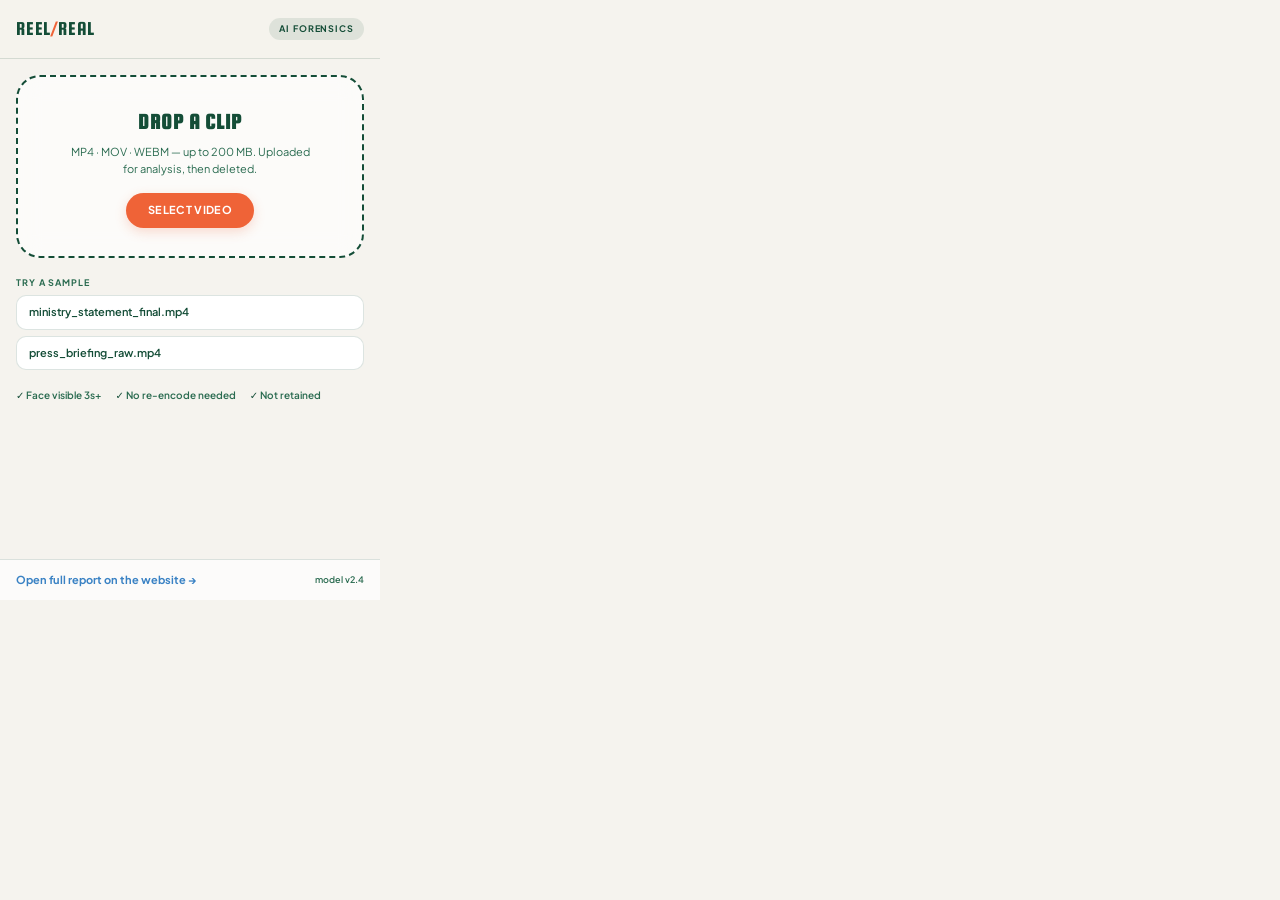
<file: REELREAL-COMPLETE-ORIGINAL/extension/popup.html>
<!DOCTYPE html>
<html lang="en">
<head>
<meta charset="utf-8">
<title>REEL/REAL</title>

<!-- Remote fonts are allowed from an extension page, but they are fetched on
     every cold popup open. If you want the popup to be fully offline and leak
     nothing to Google, download these three families into extension/fonts/ and
     declare them with @font-face in popup.css. The font tokens in tokens.css
     already list local fallbacks, so the popup degrades gracefully either way. -->
<link rel="preconnect" href="https://fonts.googleapis.com">
<link rel="preconnect" href="https://fonts.gstatic.com" crossorigin>
<link href="https://fonts.googleapis.com/css2?family=Instrument+Serif:ital@0;1&family=Plus+Jakarta+Sans:wght@400;500;600;700;800&family=Squada+One&display=swap" rel="stylesheet">

<!-- Same shared token file as the website. -->
<link rel="stylesheet" href="css/tokens.css">
<link rel="stylesheet" href="popup.css">
</head>
<body>

<header class="pop-head">
  <div class="mark">REEL<span>/</span>REAL</div>
  <span class="tag">AI Forensics</span>
</header>

<main class="pop-body">

  <!-- ==================== SCREEN 1: choose a file ==================== -->
  <section class="screen on" id="screenUpload">
    <div class="drop" id="drop">
      <h3>Drop a clip</h3>
      <p>MP4 · MOV · WEBM — up to 200 MB. Uploaded for analysis, then deleted.</p>
      <button class="btn btn-sm" id="pick">Select Video</button>
      <input type="file" id="file" accept="video/*" class="sr">
    </div>

    <div class="samples">
      <span class="samples-label">Try a sample</span>
      <button class="chip" data-sample="ministry_statement_final.mp4" data-fake="1">ministry_statement_final.mp4</button>
      <button class="chip" data-sample="press_briefing_raw.mp4" data-fake="0">press_briefing_raw.mp4</button>
    </div>

    <ul class="checks">
      <li>Face visible 3s+</li>
      <li>No re-encode needed</li>
      <li>Not retained</li>
    </ul>
  </section>

  <!-- ==================== SCREEN 2: staged + progress ==================== -->
  <section class="screen" id="screenStaged">
    <div class="staged-card glass-panel">
      <div class="file-name" id="sName">—</div>
      <div class="file-meta" id="sMeta">—</div>

      <div class="bar" id="bar"><i></i></div>
      <div class="bar-label" id="barLabel">Extracting frames…</div>

      <div class="row-actions">
        <button class="btn ghost btn-sm" id="clear">Remove</button>
        <button class="btn btn-sm" id="run">Analyze</button>
      </div>
    </div>
  </section>

  <!-- ==================== SCREEN 3: verdict ==================== -->
  <section class="screen" id="screenResult">
    <div class="verdict-card glass-panel">
      <div class="badge" id="rBadge">Likely synthetic</div>
      <div class="file-name" id="rName">—</div>
      <div class="file-meta" id="rMeta">—</div>
    </div>

    <div class="stat-grid">
      <div class="stat"><span>Score</span><strong id="rScore">0.00</strong></div>
      <div class="stat"><span>Band</span><strong id="rBand">—</strong></div>
      <div class="stat"><span>Manipulated</span><strong id="rDur">—</strong></div>
    </div>

    <div class="block">
      <h4>Timeline</h4>
      <div class="bars" id="bars"></div>
      <div class="axis"><span>0:00</span><span id="axisMid">—</span><span id="axisEnd">0:24</span></div>
      <div class="legend">
        <span><i style="background:var(--true)"></i> Authentic</span>
        <span><i style="background:var(--warn)"></i> Uncertain</span>
        <span><i style="background:var(--fake)"></i> Synthetic</span>
      </div>
    </div>

    <div class="block">
      <h4>Detected Artifacts</h4>
      <!-- Rendered from result.artifacts by popup.js — unlike the website, the
           popup has no pre-authored copy to preserve, so it builds rows itself. -->
      <div id="evidence"></div>
    </div>

    <p class="caveat">
      Calibrated band is a 90% confidence interval. Heavy re-encoding or unsigned
      media widens it.
    </p>

    <button class="btn ghost btn-sm full" id="again">Check another video</button>
  </section>

</main>

<footer class="pop-foot">
  <!-- Handoff to the website. popup.js appends the encoded result to this URL. -->
  <a href="#" id="openSite" class="site-link">Open full report on the website →</a>
  <span class="ver" id="ver">model v2.4</span>
</footer>

<!-- Identical load order to the website: shared detector first, UI second.
     No inline <script> anywhere — Manifest V3's content security policy blocks
     inline script on extension pages outright. -->
<script src="js/detector.js"></script>
<script src="popup.js"></script>
</body>
</html>
</file>
<file: REELREAL-COMPLETE-ORIGINAL/extension/css/tokens.css>
/* ============================================================================
   REEL/REAL — SHARED STYLE LAYER
   ----------------------------------------------------------------------------
   This file is the single source of visual truth for BOTH surfaces:
     site/css/tokens.css        <-- you are here (the master copy)
     extension/css/tokens.css   <-- byte-identical duplicate

   Chrome extensions cannot reach outside their own folder, so the extension
   needs its own physical copy. Edit THIS file, then copy it across. Everything
   below is surface-agnostic: design tokens plus the handful of primitives that
   genuinely look the same in a 1320px page and a 380px popup.

   Anything that is layout-specific lives in site/css/site.css or
   extension/css/popup.css instead.
   ========================================================================== */

:root {
  /* ---- Palette ---- */
  --bg-cream: #F5F3EE;
  --bg-pink: #E8C5D8;
  --forest-green: #144D37;
  --forest-dark: #0A3223;
  --accent-orange: #EF6337;
  --accent-blue: #3A82C4;
  --text-dark: #144D37;
  --text-muted: #2A6B50;

  --white: #ffffff;
  --white-trans: rgba(255, 255, 255, 0.72);
  --white-glass: rgba(255, 255, 255, 0.65);
  --green-glass: rgba(20, 77, 55, 0.05);
  --border-color: rgba(20, 77, 55, 0.15);

  /* ---- Verdict semantics ----
     These three names are the contract between the CSS and the detector's
     `severity` / timeline `label` values. Do not rename without updating
     js/detector.js. */
  --fake: #EF6337;   /* severity: bad  / label: synthetic */
  --warn: #D97706;   /* severity: warn / label: uncertain */
  --true: #144D37;   /* severity: ok   / label: authentic */

  /* ---- Type families ----
     Tokenised so the extension can swap in local fallbacks without the
     component CSS knowing anything about it. */
  --font-sans: "Plus Jakarta Sans", system-ui, -apple-system, "Segoe UI", sans-serif;
  --font-display: "Squada One", "Arial Narrow", Impact, sans-serif;
  --font-serif: "Instrument Serif", Georgia, "Times New Roman", serif;

  /* ---- Fluid type scale ----
     clamp() means the site scales with the viewport. The popup has a fixed
     380px viewport, so it lands near the bottom of every clamp automatically. */
  --step--1: clamp(.72rem, .68rem + .2vw, .82rem);
  --step-0: clamp(.9rem, .85rem + .25vw, 1.02rem);
  --step-1: clamp(1.1rem, 1rem + .45vw, 1.3rem);
  --step-2: clamp(1.6rem, 1.4rem + 1vw, 2.2rem);
  --step-3: clamp(2.4rem, 1.8rem + 3vw, 4.2rem);

  --gutter: clamp(20px, 5vw, 80px);
  --maxw: 1320px;
  --radius: 24px;
  --radius-sm: 14px;
}

/* ---- Reset / base ---- */
* { box-sizing: border-box; }
html { scroll-behavior: smooth; }

@media (prefers-reduced-motion: reduce) {
  html { scroll-behavior: auto; }
  * { animation: none !important; transition: none !important; }
}

a { color: inherit; text-decoration: none; }
:focus-visible { outline: 2px solid var(--forest-green); outline-offset: 3px; }

/* Visually hidden but still announced by screen readers. Used for the real
   <input type="file">, which we hide behind a styled button. */
.sr {
  position: absolute; width: 1px; height: 1px;
  overflow: hidden; clip: rect(0 0 0 0); white-space: nowrap;
}

.serif { font-family: var(--font-serif); font-style: italic; }
.sans-bold { font-family: var(--font-display); text-transform: uppercase; letter-spacing: .05em; }

/* ============================================================================
   SHARED PRIMITIVES — identical on both surfaces
   ========================================================================== */

/* Frosted card. backdrop-filter needs something behind it to blur, so this
   only reads as "glass" over the cream/pink page backgrounds. */
.glass-panel {
  background: var(--white-glass);
  backdrop-filter: blur(16px);
  -webkit-backdrop-filter: blur(16px);
  border: 1px solid var(--border-color);
  border-radius: var(--radius);
  box-shadow: 0 12px 40px rgba(20, 77, 55, 0.05);
}

.btn {
  display: inline-block;
  padding: 14px 36px;
  border: none;
  border-radius: 50px;
  background: var(--accent-orange);
  color: var(--white);
  font: inherit;
  font-size: var(--step-0);
  font-weight: 700;
  cursor: pointer;
  transition: all .2s ease;
  text-transform: uppercase;
  letter-spacing: 0.03em;
  box-shadow: 0 6px 18px rgba(239, 99, 55, 0.25);
}
.btn:hover { background: #d85228; transform: translateY(-2px); box-shadow: 0 10px 22px rgba(239, 99, 55, 0.35); }
.btn.ghost {
  background: var(--white); color: var(--forest-green);
  border: 1px solid var(--border-color); box-shadow: none; text-transform: none;
}
.btn.ghost:hover { background: var(--bg-cream); transform: translateY(-2px); }
.btn[disabled] { opacity: .4; cursor: not-allowed; transform: none; }

/* Verdict pill. Defaults to "synthetic"; .clean flips it to authentic. */
.badge {
  padding: 10px 20px;
  font-size: var(--step--1);
  font-weight: 700;
  border-radius: 50px;
  border: 1px solid var(--fake);
  color: var(--fake);
  background: rgba(239, 99, 55, 0.1);
  white-space: nowrap;
  text-transform: uppercase;
  letter-spacing: 0.05em;
}
.badge.clean { border-color: var(--true); color: var(--true); background: rgba(20, 77, 55, 0.1); }

/* Status dot */
.dot { width: 8px; height: 8px; border-radius: 50%; display: inline-block; }
.dot.f { background: var(--fake); box-shadow: 0 0 8px var(--fake); }
.dot.t { background: var(--true); box-shadow: 0 0 8px var(--true); }

/* Evidence row: label on the left, detector finding on the right.
   The severity class comes straight off result.artifacts[].severity. */
.ev {
  display: flex; align-items: center; justify-content: space-between; gap: 16px;
  padding: 12px 0; border-top: 1px solid var(--border-color);
  font-size: var(--step--1);
}
.ev:first-of-type { border-top: 0; }
.ev b { font-weight: 600; color: var(--forest-green); }
.ev span { color: var(--text-muted); font-weight: 600; text-align: right; }
.ev span.flag, .ev span.warn { color: var(--warn); }
.ev span.bad { color: var(--fake); }
.ev span.ok { color: var(--true); }
/* "na" = the model does not measure this signal at all. Deliberately muted and
   italic so an unmeasured row can never be mistaken at a glance for a finding. */
.ev span.na { color: var(--text-muted); font-weight: 500; font-style: italic; opacity: .7; }

/* Per-second timeline. Each <button> is one second of video; its height is the
   synthetic score and its class is the verdict label for that second. */
.bars { display: flex; align-items: flex-end; gap: 4px; height: 100px; }
.bars button {
  flex: 1; border: 0; padding: 0; background: var(--true);
  cursor: pointer; border-radius: 4px; opacity: .85; transition: all .15s ease;
}
.bars button.w { background: var(--warn); }
.bars button.f { background: var(--fake); }
.bars button:hover { opacity: 1; transform: scaleY(1.08); }
.bars button.now { opacity: 1; box-shadow: 0 0 0 2px var(--white) inset; }

.axis {
  display: flex; justify-content: space-between; margin-top: 12px;
  font-size: var(--step--1); color: var(--text-muted); font-weight: 600;
}
.legend {
  display: flex; flex-wrap: wrap; gap: 20px; margin-top: 20px;
  font-size: var(--step--1); color: var(--text-muted); font-weight: 600;
}
.legend i { width: 10px; height: 10px; border-radius: 50%; display: inline-block; margin-right: 6px; }

/* Determinate progress bar used during analysis on both surfaces. */
.bar { height: 6px; background: rgba(20, 77, 55, 0.1); border-radius: 10px; overflow: hidden; display: none; }
.bar.on { display: block; }
.bar i { display: block; height: 100%; width: 0; background: var(--forest-green); transition: width .2s linear; }
.bar-label { margin-top: 10px; font-size: var(--step--1); color: var(--forest-green); font-weight: 600; display: none; }
.bar-label.on { display: block; }

/* Dashed upload target. .over is toggled during dragenter/dragover. */
.drop {
  border: 2px dashed var(--forest-green);
  background: var(--white-glass);
  backdrop-filter: blur(12px);
  border-radius: var(--radius);
  text-align: center;
  transition: all .2s ease;
}
.drop.over { border-color: var(--accent-orange); background: var(--white); }
</file>
<file: REELREAL-COMPLETE-ORIGINAL/extension/popup.css>
/* ============================================================================
   REEL/REAL — POPUP LAYOUT
   ----------------------------------------------------------------------------
   Extension-only. Loaded after css/tokens.css, which is the same shared file
   the website uses, so every colour and font here comes from one place.

   Sizing note: a popup has no window to resize into. Chrome sizes it to the
   document, capped at 800x600. We therefore pin an explicit 380x600 box and do
   our own internal scrolling, rather than letting content dictate the size and
   watching the popup jump around between screens.
   ========================================================================== */

html, body {
  width: 380px;
  height: 600px;
  margin: 0;
  overflow: hidden;              /* the middle section scrolls, not the page */
}

body {
  background: var(--bg-cream);
  color: var(--forest-green);
  font-family: var(--font-sans);
  font-size: 13px;
  line-height: 1.5;
  -webkit-font-smoothing: antialiased;
  display: flex;
  flex-direction: column;
}

/* Fluid clamps assume a wide viewport; at 380px they all bottom out, which is
   what we want, but a couple of steps need pinning for a dense layout. */
:root { --step--1: 11px; --step-0: 13px; }

/* ---------- Header ---------- */
.pop-head {
  flex: 0 0 auto;
  display: flex; align-items: center; justify-content: space-between;
  padding: 14px 16px;
  border-bottom: 1px solid var(--border-color);
  background: rgba(245, 243, 238, 0.9);
}
.mark {
  font-family: var(--font-display);
  font-size: 20px; letter-spacing: 0.04em;
  text-transform: uppercase; color: var(--forest-green);
}
.mark span { color: var(--accent-orange); }
.tag {
  font-size: 9px; font-weight: 700; letter-spacing: .1em; text-transform: uppercase;
  padding: 4px 10px; border-radius: 50px;
  background: rgba(20, 77, 55, 0.1); color: var(--forest-green);
}

/* ---------- Scrollable middle ---------- */
.pop-body { flex: 1 1 auto; overflow-y: auto; padding: 16px; }
.pop-body::-webkit-scrollbar { width: 6px; }
.pop-body::-webkit-scrollbar-thumb { background: var(--border-color); border-radius: 10px; }

/* Screens are mutually exclusive; popup.js toggles .on. */
.screen { display: none; }
.screen.on { display: block; }

/* ---------- Screen 1: upload ---------- */
.drop { padding: 28px 16px; }
.drop h3 {
  margin: 0 0 6px;
  font-family: var(--font-display);
  font-size: 22px; letter-spacing: 0.04em; text-transform: uppercase;
  color: var(--forest-green);
}
.drop p { margin: 0 auto 16px; max-width: 30ch; color: var(--text-muted); font-size: 11px; }

.btn-sm { padding: 9px 22px; font-size: 11px; box-shadow: 0 4px 12px rgba(239, 99, 55, 0.22); }
.btn.full { width: 100%; }

.samples { margin-top: 18px; display: flex; flex-direction: column; gap: 6px; }
.samples-label {
  font-size: 9px; font-weight: 700; letter-spacing: .1em;
  text-transform: uppercase; color: var(--text-muted);
}
.chip {
  padding: 8px 12px; border: 1px solid var(--border-color); background: var(--white);
  color: var(--forest-green); border-radius: 10px;
  font: inherit; font-size: 11px; font-weight: 600;
  cursor: pointer; text-align: left; transition: all .2s ease;
  overflow: hidden; text-overflow: ellipsis; white-space: nowrap;
}
.chip:hover { background: var(--forest-green); color: var(--white); }

.checks {
  margin: 18px 0 0; padding: 0; list-style: none;
  display: flex; flex-wrap: wrap; gap: 6px 14px;
  font-size: 10px; font-weight: 600; color: var(--text-muted);
}
.checks li::before { content: "✓ "; color: var(--true); }

/* ---------- Screen 2: staged ---------- */
.staged-card { padding: 18px; }
.file-name {
  font-size: 13px; font-weight: 700; color: var(--forest-green);
  overflow-wrap: anywhere;
}
.file-meta { font-size: 11px; color: var(--text-muted); margin-top: 2px; }
.staged-card .bar { margin-top: 16px; }
.row-actions { display: flex; gap: 8px; margin-top: 16px; }
.row-actions .btn { flex: 1; }

/* ---------- Screen 3: result ---------- */
.verdict-card { padding: 16px; text-align: center; }
.verdict-card .badge { display: inline-block; margin-bottom: 10px; padding: 7px 16px; font-size: 10px; }

.stat-grid { display: grid; grid-template-columns: repeat(3, 1fr); gap: 8px; margin-top: 12px; }
.stat {
  background: var(--white); border: 1px solid var(--border-color);
  border-radius: var(--radius-sm); padding: 10px 8px; text-align: center;
}
.stat span {
  display: block; font-size: 9px; font-weight: 700; letter-spacing: .06em;
  text-transform: uppercase; color: var(--text-muted);
}
.stat strong {
  display: block; margin-top: 2px;
  font-family: var(--font-display); font-size: 20px;
  color: var(--forest-green); letter-spacing: 0.03em;
}

.block { margin-top: 20px; }
.block h4 {
  margin: 0 0 10px;
  font-family: var(--font-display); font-size: 14px;
  letter-spacing: 0.04em; text-transform: uppercase; color: var(--forest-green);
}

/* Shorter than the site's 100px timeline, and non-interactive here: there is no
   video element in the popup to seek, so the bars are read-only indicators. */
.block .bars { height: 56px; gap: 2px; }
.block .bars button { cursor: default; }
.block .bars button:hover { transform: none; }
.axis { font-size: 9px; margin-top: 8px; }
.legend { gap: 10px; margin-top: 10px; font-size: 9px; }
.legend i { width: 7px; height: 7px; margin-right: 4px; }

.ev { padding: 9px 0; font-size: 11px; gap: 10px; }
.ev b { flex: 0 0 42%; }

.caveat {
  margin: 16px 0 18px;
  font-size: 10px; line-height: 1.6; color: var(--text-muted);
}

/* ---------- Footer ---------- */
.pop-foot {
  flex: 0 0 auto;
  display: flex; align-items: center; justify-content: space-between; gap: 8px;
  padding: 12px 16px;
  border-top: 1px solid var(--border-color);
  background: var(--white-trans);
}
.site-link {
  font-size: 11px; font-weight: 700; color: var(--accent-blue);
}
.site-link:hover { text-decoration: underline; }
.ver { font-size: 9px; color: var(--text-muted); font-weight: 600; }
</file>
